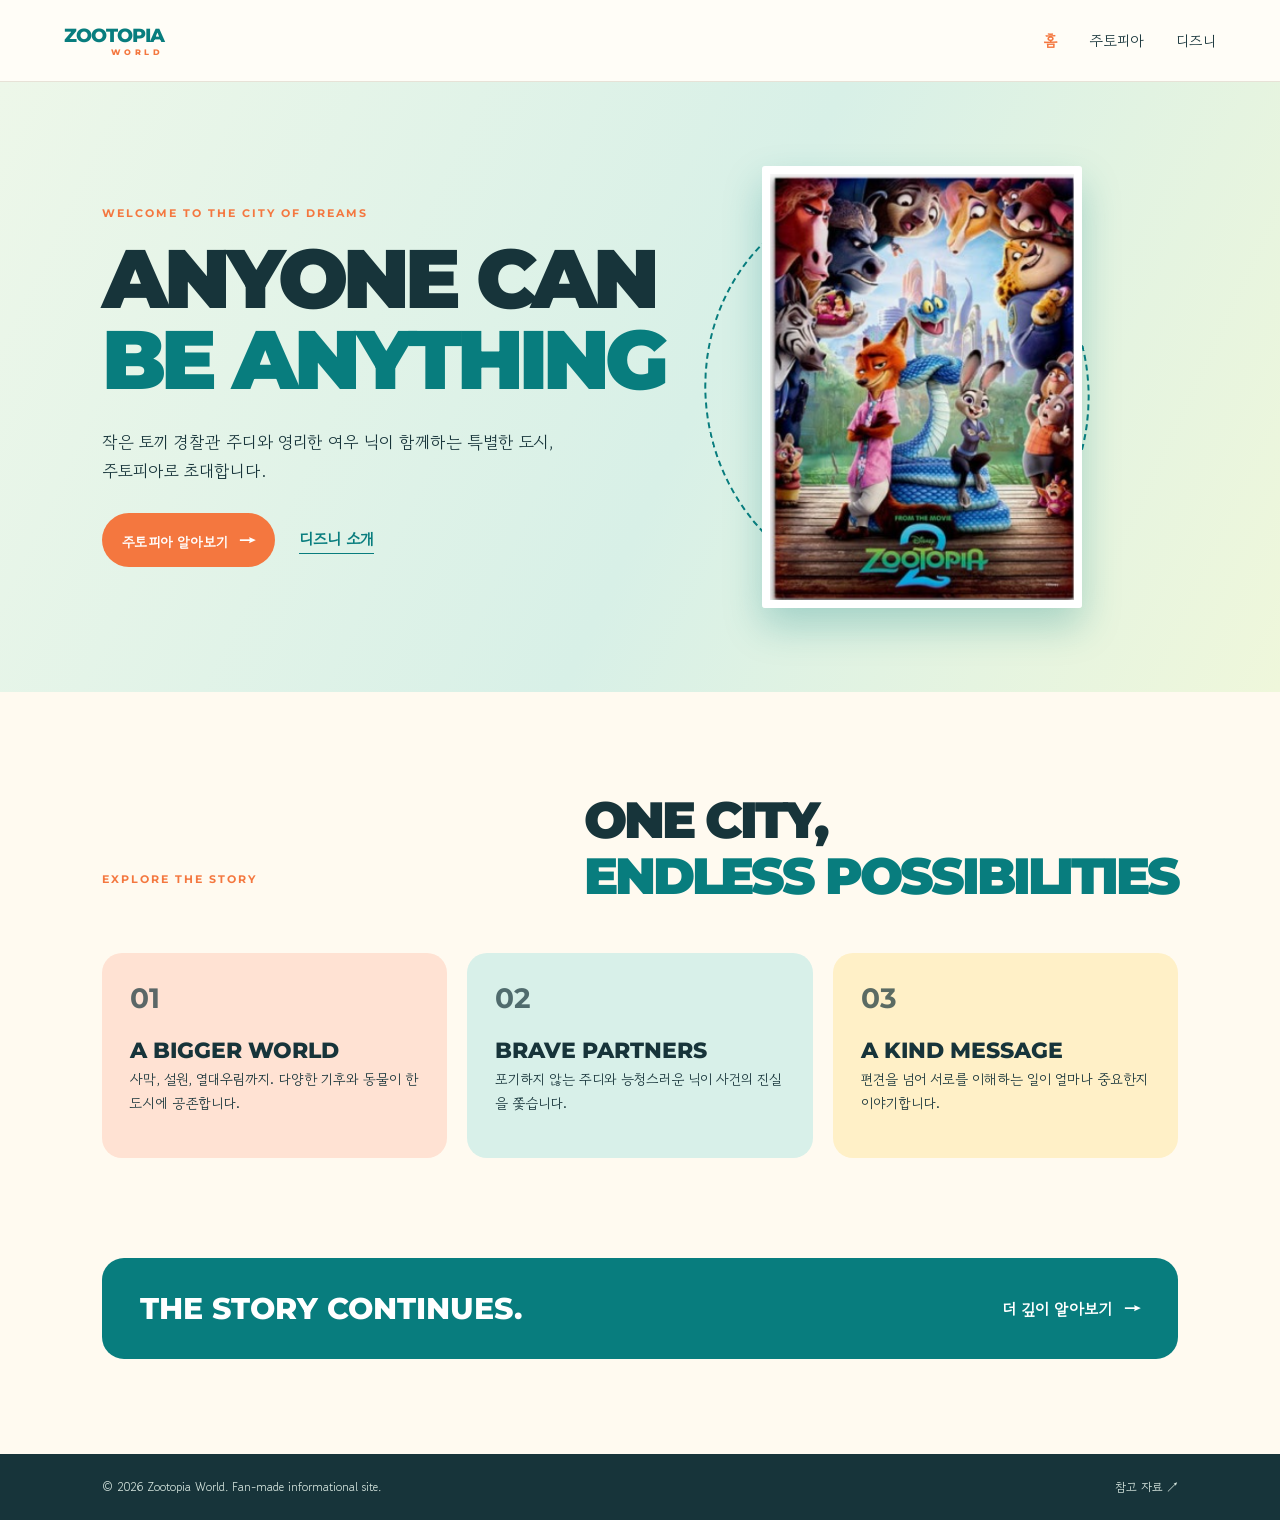
<file: index.html>
<!doctype html>
<html lang="ko">
<head>
  <meta charset="utf-8">
  <meta name="viewport" content="width=device-width, initial-scale=1">
  <meta name="description" content="주토피아와 디즈니+를 소개하는 팬 홈페이지">
  <title>Zootopia World | 홈</title>
  <link rel="preconnect" href="https://fonts.googleapis.com">
  <link rel="preconnect" href="https://fonts.gstatic.com" crossorigin>
  <link href="https://fonts.googleapis.com/css2?family=Gowun+Dodum&family=Montserrat:wght@600;700;800;900&display=swap" rel="stylesheet">
  <link rel="stylesheet" href="style.css">
</head>
<body>
  <header class="site-header">
    <a class="brand" href="index.html" aria-label="Zootopia World 홈">ZOOTOPIA<span>WORLD</span></a>
    <button class="menu-toggle" aria-label="메뉴 열기" aria-expanded="false">☰</button>
    <nav class="nav" aria-label="주 메뉴">
      <a class="active" href="index.html">홈</a>
      <a href="zootopia.html">주토피아</a>
      <a href="disney.html">디즈니</a>
    </nav>
  </header>

  <main>
    <section class="hero">
      <div class="hero-copy">
        <p class="eyebrow">WELCOME TO THE CITY OF DREAMS</p>
        <h1>ANYONE CAN<br><em>BE ANYTHING</em></h1>
        <p class="intro">작은 토끼 경찰관 주디와 영리한 여우 닉이 함께하는 특별한 도시, 주토피아로 초대합니다.</p>
        <div class="hero-actions">
          <a class="button" href="zootopia.html">주토피아 알아보기 <span>→</span></a>
          <a class="text-link" href="disney.html">디즈니 소개</a>
        </div>
      </div>
      <div class="poster-wrap">
        <div class="poster-ring"></div>
        <img src="zootopia-poster.png" alt="주토피아 포스터">
        <p class="poster-note">Disney Animation</p>
      </div>
    </section>

    <section class="city-intro section">
      <div class="section-heading">
        <p class="eyebrow">EXPLORE THE STORY</p>
        <h2>ONE CITY,<br><em>ENDLESS POSSIBILITIES</em></h2>
      </div>
      <div class="feature-grid">
        <article class="feature-card orange"><span>01</span><h3>A BIGGER WORLD</h3><p>사막, 설원, 열대우림까지. 다양한 기후와 동물이 한 도시에 공존합니다.</p></article>
        <article class="feature-card teal"><span>02</span><h3>BRAVE PARTNERS</h3><p>포기하지 않는 주디와 능청스러운 닉이 사건의 진실을 쫓습니다.</p></article>
        <article class="feature-card yellow"><span>03</span><h3>A KIND MESSAGE</h3><p>편견을 넘어 서로를 이해하는 일이 얼마나 중요한지 이야기합니다.</p></article>
      </div>
    </section>

    <section class="cta-banner">
      <p>THE STORY CONTINUES.</p>
      <a href="zootopia.html">더 깊이 알아보기 <span>→</span></a>
    </section>
  </main>

  <footer><p>© 2026 Zootopia World. Fan-made informational site.</p><a href="https://namu.wiki/w/%EC%A3%BC%ED%86%A0%ED%94%BC%EC%95%84" target="_blank" rel="noreferrer">참고 자료 ↗</a></footer>
  <script src="script.js"></script>
</body>
</html>
</file>
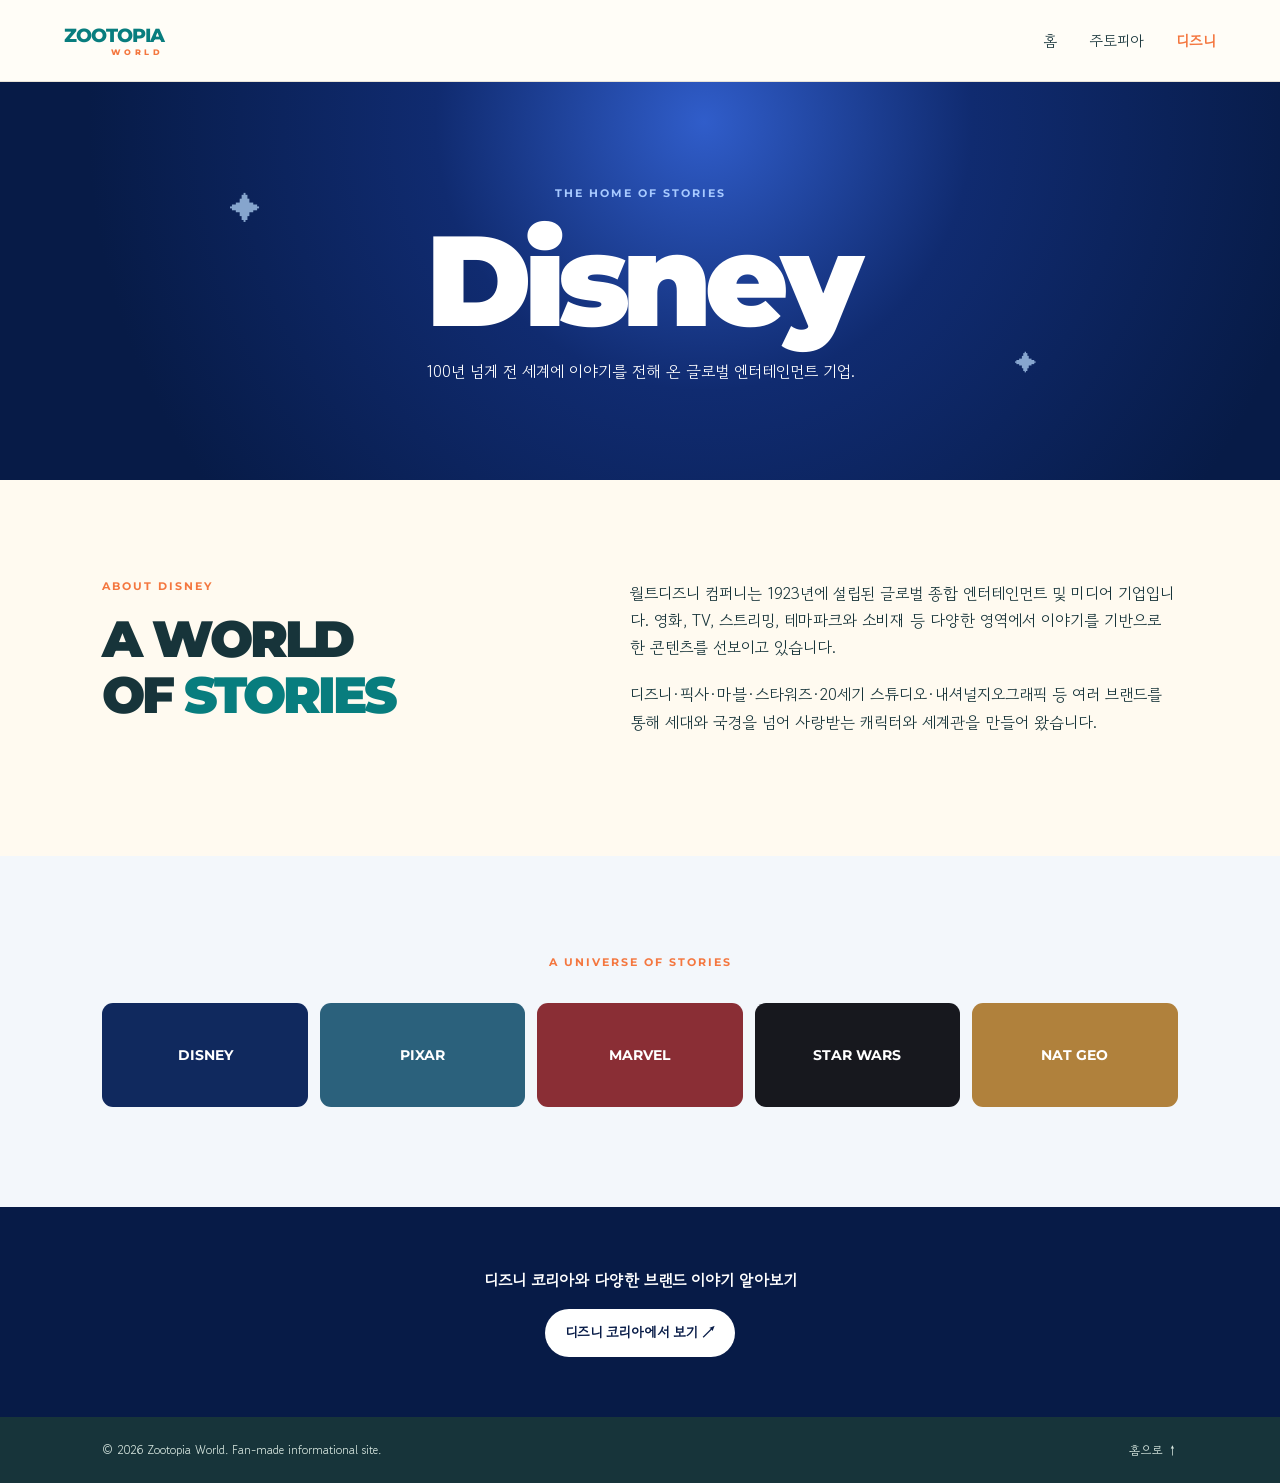
<file: disney.html>
<!doctype html>
<html lang="ko">
<head>
  <meta charset="utf-8"><meta name="viewport" content="width=device-width, initial-scale=1">
  <meta name="description" content="월트디즈니 컴퍼니 소개"><title>Zootopia World | 디즈니</title>
  <link rel="preconnect" href="https://fonts.googleapis.com"><link rel="preconnect" href="https://fonts.gstatic.com" crossorigin>
  <link href="https://fonts.googleapis.com/css2?family=Gowun+Dodum&family=Montserrat:wght@600;700;800;900&display=swap" rel="stylesheet"><link rel="stylesheet" href="style.css">
</head>
<body>
  <header class="site-header"><a class="brand" href="index.html">ZOOTOPIA<span>WORLD</span></a><button class="menu-toggle" aria-label="메뉴 열기" aria-expanded="false">☰</button><nav class="nav" aria-label="주 메뉴"><a href="index.html">홈</a><a href="zootopia.html">주토피아</a><a class="active" href="disney.html">디즈니</a></nav></header>
  <main>
    <section class="disney-hero"><div class="sparkle one">✦</div><div class="sparkle two">✦</div><p class="eyebrow">THE HOME OF STORIES</p><h1>Disney</h1><p>100년 넘게 전 세계에 이야기를 전해 온 글로벌 엔터테인먼트 기업.</p></section>
    <section class="section disney-about"><div><p class="eyebrow">ABOUT DISNEY</p><h2>A WORLD<br>OF <em>STORIES</em></h2></div><div class="body-copy"><p>월트디즈니 컴퍼니는 1923년에 설립된 글로벌 종합 엔터테인먼트 및 미디어 기업입니다. 영화, TV, 스트리밍, 테마파크와 소비재 등 다양한 영역에서 이야기를 기반으로 한 콘텐츠를 선보이고 있습니다.</p><p>디즈니·픽사·마블·스타워즈·20세기 스튜디오·내셔널지오그래픽 등 여러 브랜드를 통해 세대와 국경을 넘어 사랑받는 캐릭터와 세계관을 만들어 왔습니다.</p></div></section>
    <section class="section brand-section"><p class="eyebrow centered">A UNIVERSE OF STORIES</p><div class="brand-grid"><div>DISNEY</div><div>PIXAR</div><div>MARVEL</div><div>STAR WARS</div><div>NAT GEO</div></div></section>
    <section class="source-box blue"><p>디즈니 코리아와 다양한 브랜드 이야기 알아보기</p><a class="button light" href="https://www.disney.co.kr/company" target="_blank" rel="noreferrer">디즈니 코리아에서 보기 ↗</a></section>
  </main>
  <footer><p>© 2026 Zootopia World. Fan-made informational site.</p><a href="index.html">홈으로 ↑</a></footer><script src="script.js"></script>
</body>
</html>
</file>
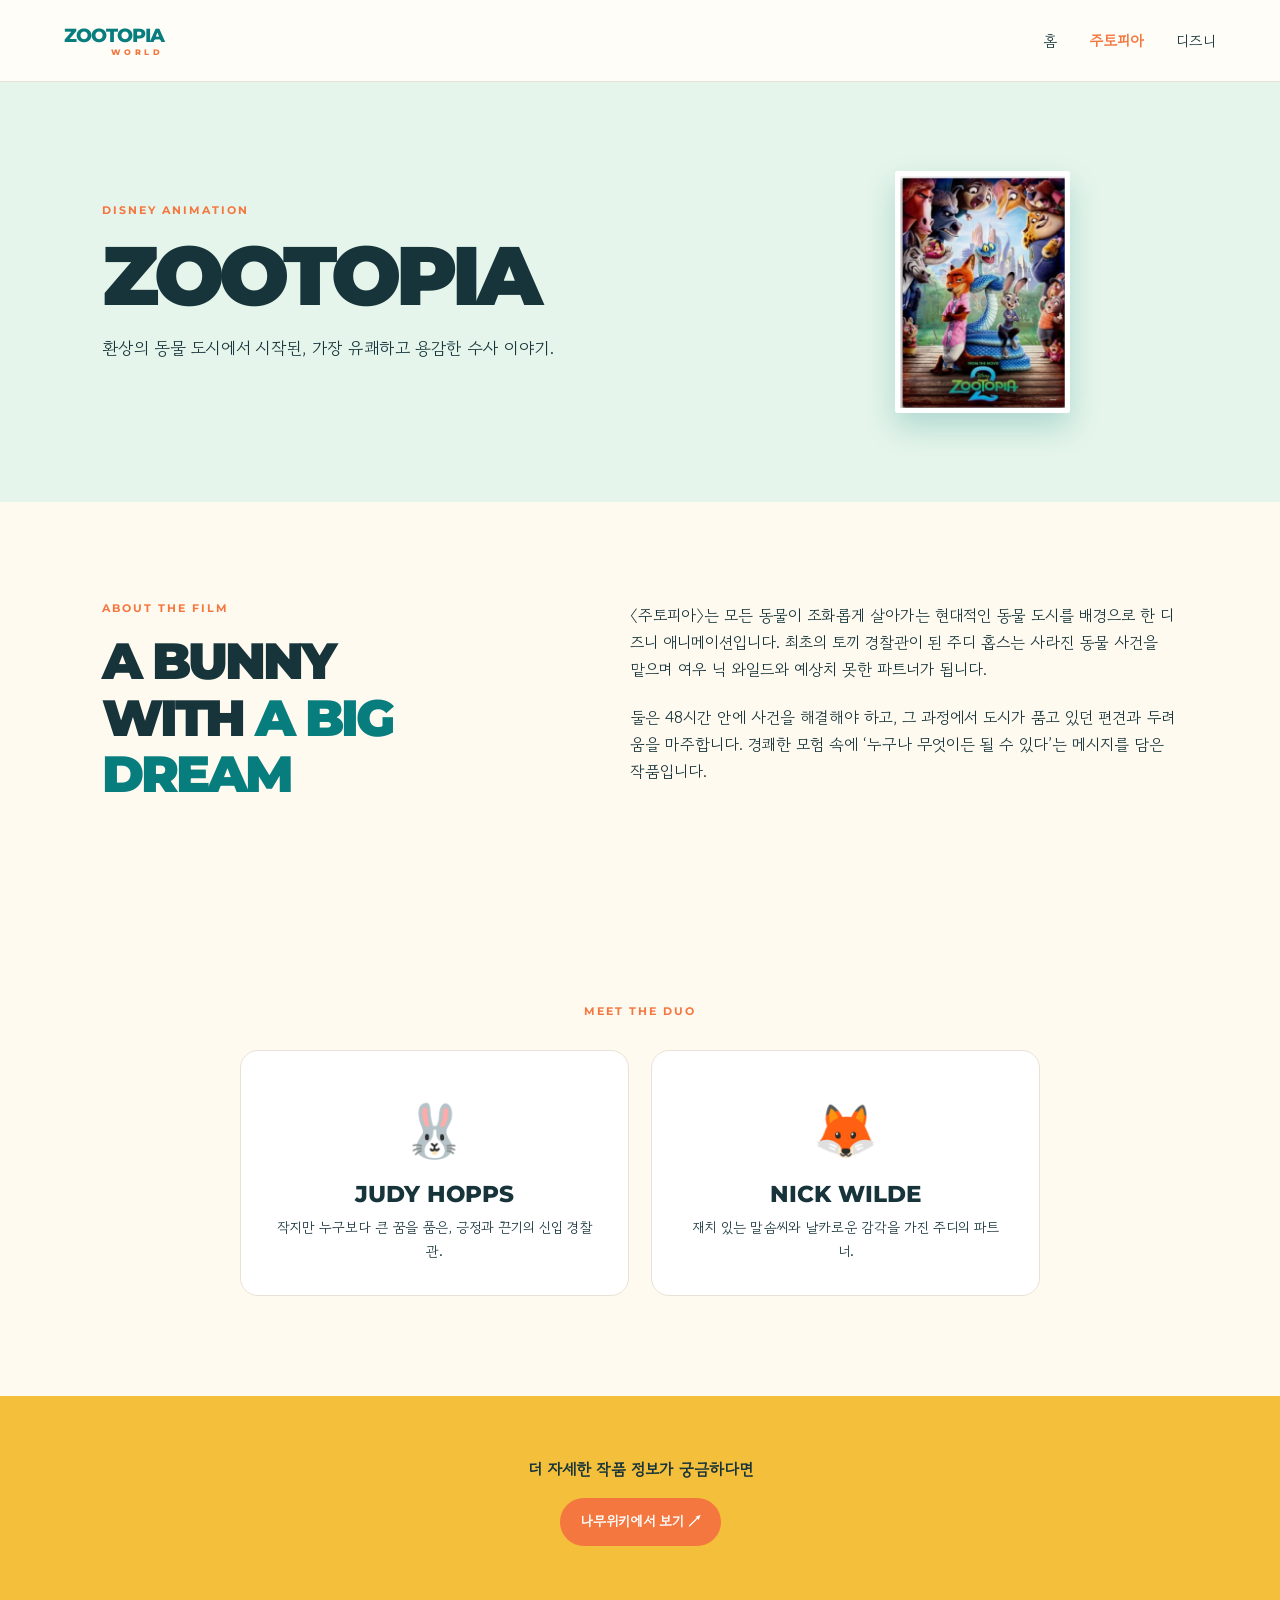
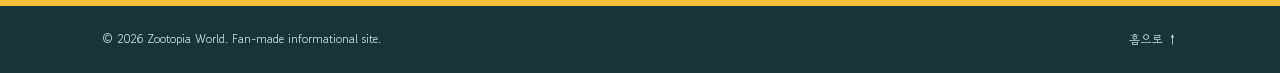
<file: zootopia.html>
<!doctype html>
<html lang="ko">
<head>
  <meta charset="utf-8"><meta name="viewport" content="width=device-width, initial-scale=1">
  <meta name="description" content="주토피아 작품 소개"><title>Zootopia World | 주토피아</title>
  <link rel="preconnect" href="https://fonts.googleapis.com"><link rel="preconnect" href="https://fonts.gstatic.com" crossorigin>
  <link href="https://fonts.googleapis.com/css2?family=Gowun+Dodum&family=Montserrat:wght@600;700;800;900&display=swap" rel="stylesheet"><link rel="stylesheet" href="style.css">
</head>
<body>
  <header class="site-header"><a class="brand" href="index.html">ZOOTOPIA<span>WORLD</span></a><button class="menu-toggle" aria-label="메뉴 열기" aria-expanded="false">☰</button><nav class="nav" aria-label="주 메뉴"><a href="index.html">홈</a><a class="active" href="zootopia.html">주토피아</a><a href="disney.html">디즈니</a></nav></header>
  <main>
    <section class="page-hero zootopia-page-hero"><div><p class="eyebrow">DISNEY ANIMATION</p><h1>ZOOTOPIA</h1><p>환상의 동물 도시에서 시작된, 가장 유쾌하고 용감한 수사 이야기.</p></div><img src="zootopia-poster.png" alt="주토피아 포스터"></section>
    <section class="section story-grid"><div><p class="eyebrow">ABOUT THE FILM</p><h2>A BUNNY<br>WITH <em>A BIG DREAM</em></h2></div><div class="body-copy"><p>〈주토피아〉는 모든 동물이 조화롭게 살아가는 현대적인 동물 도시를 배경으로 한 디즈니 애니메이션입니다. 최초의 토끼 경찰관이 된 주디 홉스는 사라진 동물 사건을 맡으며 여우 닉 와일드와 예상치 못한 파트너가 됩니다.</p><p>둘은 48시간 안에 사건을 해결해야 하고, 그 과정에서 도시가 품고 있던 편견과 두려움을 마주합니다. 경쾌한 모험 속에 ‘누구나 무엇이든 될 수 있다’는 메시지를 담은 작품입니다.</p></div></section>
    <section class="section"><p class="eyebrow centered">MEET THE DUO</p><div class="character-grid"><article><div class="character-icon">🐰</div><h3>JUDY HOPPS</h3><p>작지만 누구보다 큰 꿈을 품은, 긍정과 끈기의 신입 경찰관.</p></article><article><div class="character-icon">🦊</div><h3>NICK WILDE</h3><p>재치 있는 말솜씨와 날카로운 감각을 가진 주디의 파트너.</p></article></div></section>
    <section class="source-box"><p>더 자세한 작품 정보가 궁금하다면</p><a class="button" href="https://namu.wiki/w/%EC%A3%BC%ED%86%A0%ED%94%BC%EC%95%84" target="_blank" rel="noreferrer">나무위키에서 보기 ↗</a></section>
  </main>
  <footer><p>© 2026 Zootopia World. Fan-made informational site.</p><a href="index.html">홈으로 ↑</a></footer><script src="script.js"></script>
</body>
</html>
</file>
<file: style.css>
:root{--ink:#17343a;--teal:#087d7e;--mint:#dff3e8;--orange:#f4773f;--yellow:#f4bf3a;--cream:#fffaf0;--blue:#071b47}*{box-sizing:border-box}html{scroll-behavior:smooth}body{margin:0;background:var(--cream);color:var(--ink);font-family:'Gowun Dodum',sans-serif;line-height:1.7}.site-header{height:82px;display:flex;align-items:center;justify-content:space-between;padding:0 max(5vw,30px);background:#fffdf7;position:relative;z-index:2;border-bottom:1px solid #e7e2d7}.brand{font:800 19px/1 'Montserrat',sans-serif;color:var(--teal);text-decoration:none;letter-spacing:-1px}.brand span{display:block;color:var(--orange);font-size:8px;letter-spacing:3.8px;text-align:right;margin-top:3px}.nav{display:flex;gap:32px}.nav a{color:var(--ink);text-decoration:none;font-size:15px;padding:7px 0}.nav a:hover,.nav a.active{color:var(--orange);font-weight:bold}.menu-toggle{display:none;border:0;background:none;color:var(--ink);font-size:24px}.hero{min-height:610px;padding:75px max(8vw,30px);display:grid;grid-template-columns:1.05fr .95fr;align-items:center;overflow:hidden;background:linear-gradient(115deg,#edf7e9 0%,#d8f0e7 54%,#eff7db 100%)}.eyebrow{font:700 11px/1.2 'Montserrat',sans-serif;letter-spacing:2px;color:var(--orange);margin:0 0 18px}.hero h1,.page-hero h1,.disney-hero h1{font:900 clamp(48px,6.5vw,88px)/.98 'Montserrat',sans-serif;margin:0;color:var(--ink);letter-spacing:-5px}.hero h1 em,h2 em{color:var(--teal);font-style:normal}.intro{font-size:17px;max-width:455px;margin:27px 0}.hero-actions{display:flex;align-items:center;gap:24px}.button{display:inline-block;background:var(--orange);color:white;text-decoration:none;border-radius:99px;padding:12px 20px;font-weight:bold;font-size:14px;transition:.2s}.button:hover{transform:translateY(-3px);box-shadow:0 8px 18px #c55d3340}.button span,.cta-banner span{margin-left:7px;font-size:18px}.text-link{color:var(--teal);font-weight:bold;text-decoration:none;border-bottom:1px solid}.poster-wrap{justify-self:center;position:relative;width:min(320px,85%)}.poster-wrap img{width:100%;display:block;position:relative;z-index:1;border:8px solid white;border-radius:3px;box-shadow:0 18px 38px rgba(8,125,126,.28);transform:none}.poster-ring{position:absolute;border:2px dashed var(--teal);width:120%;height:92%;left:-18%;top:5%;border-radius:50%;transform:rotate(-14deg)}.poster-note{display:none}.section{padding:100px max(8vw,30px)}h2{font:900 clamp(32px,4vw,55px)/1.1 'Montserrat',sans-serif;margin:0;letter-spacing:-3px}.section-heading{display:flex;justify-content:space-between;align-items:end}.feature-grid{display:grid;grid-template-columns:repeat(3,1fr);gap:20px;margin-top:48px}.feature-card{border-radius:20px;padding:28px;min-height:205px}.feature-card span{font:700 28px 'Montserrat',sans-serif;opacity:.7}.feature-card h3{font:800 22px 'Montserrat',sans-serif;margin:22px 0 4px}.feature-card p{font-size:14px;margin:0}.orange{background:#ffe2d3}.teal{background:#d8f0e9}.yellow{background:#fff0c7}.cta-banner{margin:0 max(8vw,30px) 95px;background:var(--teal);color:white;border-radius:22px;padding:32px 38px;display:flex;justify-content:space-between;align-items:center}.cta-banner p{font:800 clamp(20px,3vw,30px) 'Montserrat',sans-serif;margin:0}.cta-banner a{color:white;text-decoration:none;font-weight:bold}footer{background:#17343a;color:#d9e8e1;padding:23px max(8vw,30px);display:flex;justify-content:space-between;align-items:center;font-size:12px}footer p{margin:0}footer a{color:#d9e8e1;text-decoration:none}.page-hero{min-height:420px;padding:62px max(8vw,30px);display:flex;align-items:center;justify-content:space-between;background:#e5f5eb;overflow:hidden}.page-hero p:not(.eyebrow){max-width:480px;margin-top:18px;font-size:17px}.page-hero img{width:175px;border:5px solid white;border-radius:3px;box-shadow:0 14px 30px rgba(8,125,126,.24);transform:none;margin-right:10%}.story-grid,.disney-about{display:grid;grid-template-columns:.9fr 1.1fr;gap:80px}.body-copy p{margin-top:0;margin-bottom:20px;font-size:16px}.centered{text-align:center}.character-grid{display:grid;grid-template-columns:repeat(2,1fr);gap:22px;max-width:800px;margin:32px auto 0}.character-grid article{padding:32px;background:#fff;border:1px solid #e9e1d5;border-radius:18px;text-align:center}.character-icon{font-size:52px}.character-grid h3{font:800 23px 'Montserrat',sans-serif;margin:8px 0}.character-grid p{margin:0;font-size:14px}.source-box{padding:60px 30px;text-align:center;background:var(--yellow)}.source-box p{margin:0 0 15px;font-weight:bold}.disney-hero{padding:105px 30px 95px;text-align:center;color:white;background:radial-gradient(circle at 55% 10%,#305dca 0,#102b70 34%,#071b47 78%);position:relative;overflow:hidden}.disney-hero .eyebrow{color:#a8caff}.disney-hero h1{color:white;font-size:clamp(68px,10vw,130px);letter-spacing:-8px}.disney-hero h1 span{font-weight:600}.disney-hero p:not(.eyebrow){max-width:485px;margin:14px auto 0}.sparkle{position:absolute;color:#bbddff;opacity:.7;font-size:31px}.sparkle.one{top:25%;left:18%}.sparkle.two{right:19%;bottom:25%;font-size:22px}.brand-section{background:#f3f7fb}.brand-grid{display:grid;grid-template-columns:repeat(5,1fr);gap:12px;margin-top:34px}.brand-grid div{display:grid;place-items:center;min-height:104px;padding:10px;background:#10295e;color:white;border-radius:11px;font:700 14px 'Montserrat',sans-serif;text-align:center}.brand-grid div:nth-child(2){background:#2b617c}.brand-grid div:nth-child(3){background:#8a2e35}.brand-grid div:nth-child(4){background:#17181e}.brand-grid div:nth-child(5){background:#b0813c}.blue{background:var(--blue);color:white}.light{background:white;color:var(--blue)}
@media (max-width:700px){.site-header{height:70px}.menu-toggle{display:block}.nav{display:none;position:absolute;left:0;right:0;top:70px;background:#fffdf7;padding:13px 8vw 20px;flex-direction:column;gap:5px;box-shadow:0 8px 12px #00000010}.nav.open{display:flex}.hero{grid-template-columns:1fr;padding-top:62px;gap:45px}.hero h1{letter-spacing:-3px}.poster-wrap{width:245px}.section{padding:72px max(7vw,24px)}.section-heading,.story-grid,.disney-about{display:block}.feature-grid,.character-grid{grid-template-columns:1fr;margin-top:30px}.feature-card{min-height:auto}.cta-banner{margin:0 7vw 70px;padding:28px;display:block}.cta-banner a{display:inline-block;margin-top:15px}.page-hero{min-height:500px;align-items:flex-start;position:relative;padding-top:65px}.page-hero img{position:absolute;width:130px;right:-2%;bottom:40px;margin:0}.story-grid .body-copy,.disney-about .body-copy{margin-top:32px}.brand-grid{grid-template-columns:repeat(2,1fr)}.brand-grid div:last-child{grid-column:span 2}.disney-hero{padding:85px 25px}footer{display:block}footer a{display:inline-block;margin-top:7px}}
</file>
